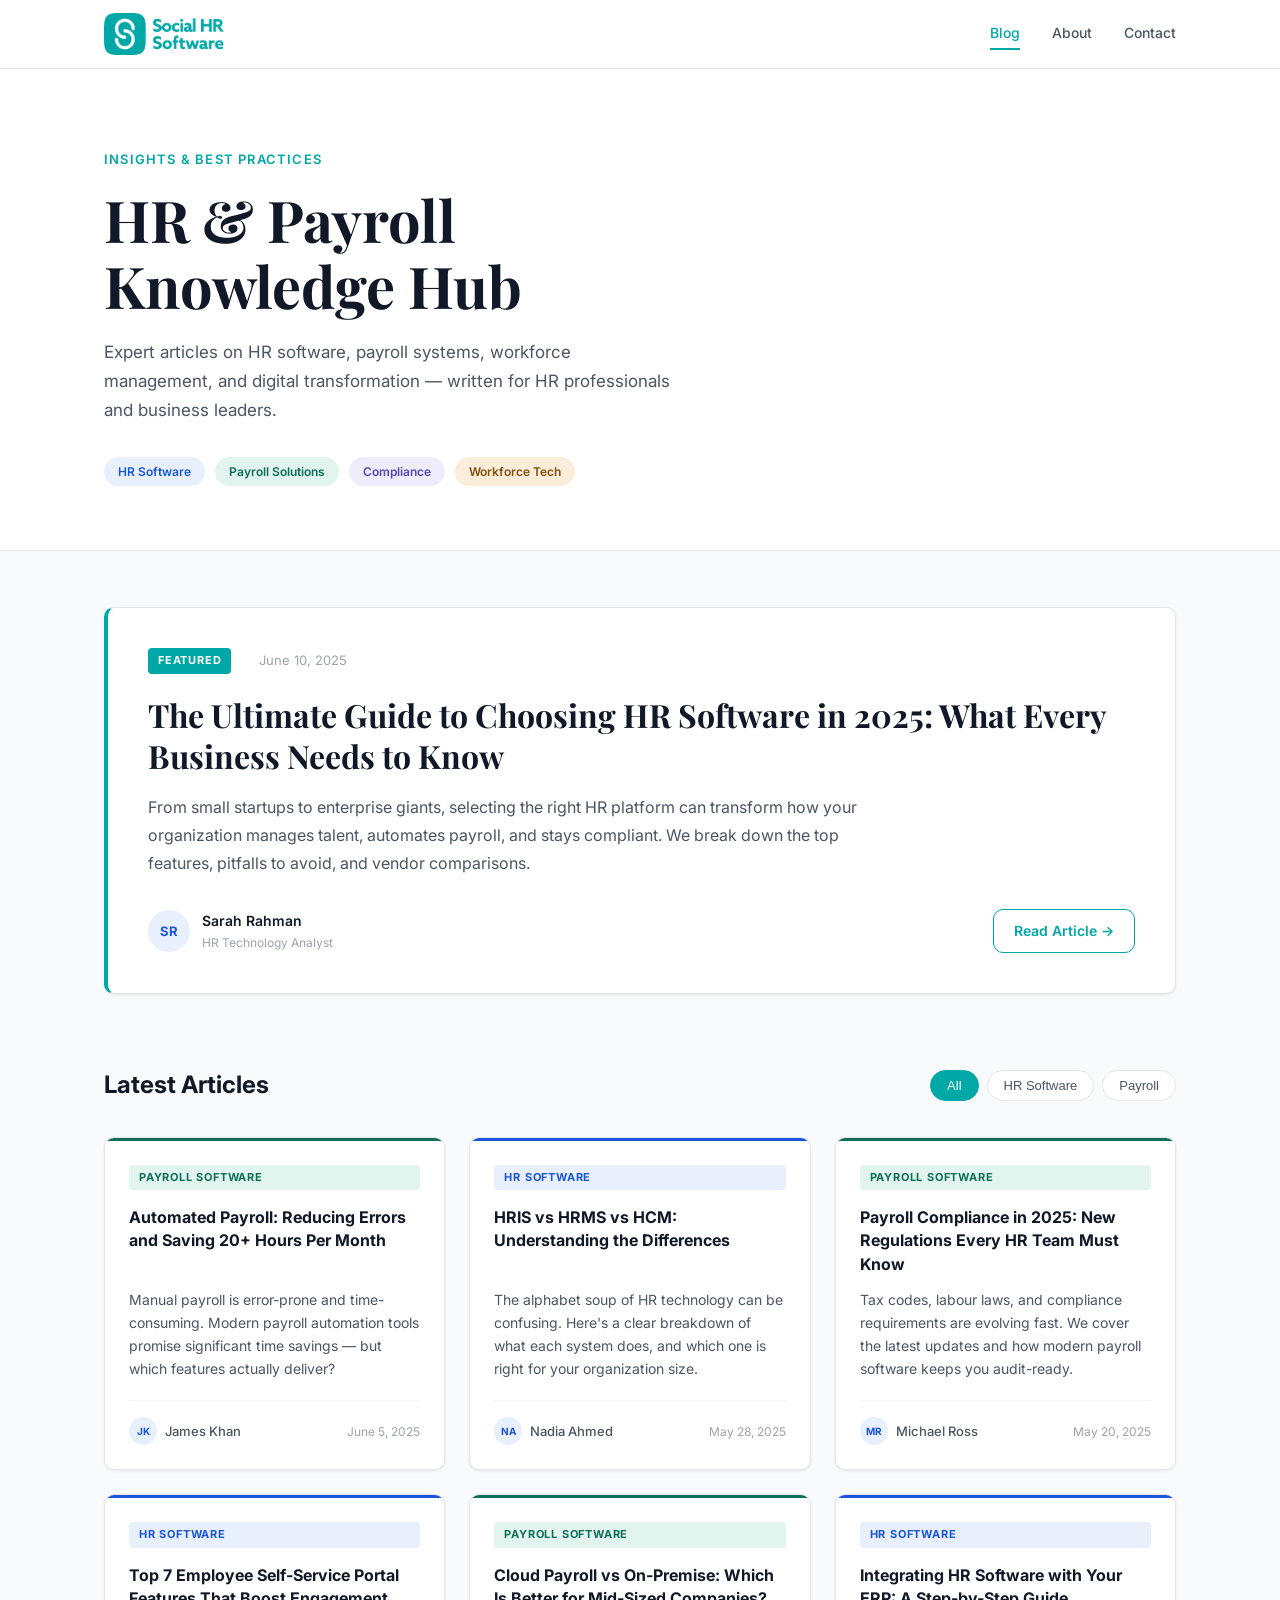
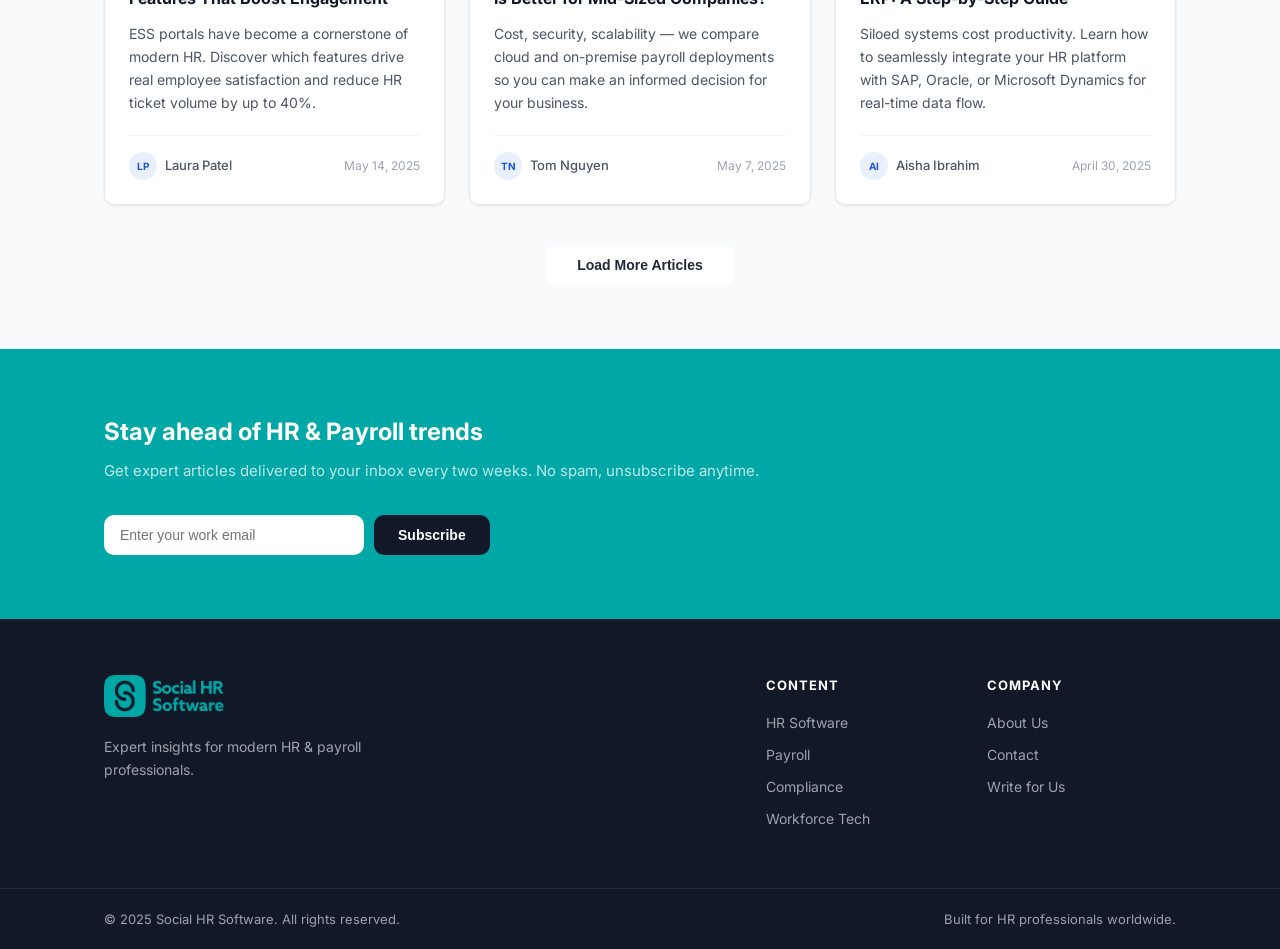
<file: index.html>
<!DOCTYPE html>
<html lang="en">
<head>
  <meta charset="UTF-8" />
  <meta name="viewport" content="width=device-width, initial-scale=1.0"/>
  <title>Social HR Software – HR & Payroll Insights</title>
  <link rel="stylesheet" href="style.css" />
  <link href="https://fonts.googleapis.com/css2?family=Inter:wght@400;500;600;700&family=Playfair+Display:wght@700&display=swap" rel="stylesheet"/>
</head>
<body>

  <!-- HEADER -->
  <header class="site-header">
    <div class="container header-inner">
      <a href="index.html" class="logo">
        <img src="teal-1.png" width="120px">
      </a>
      <nav class="main-nav">
        <a href="index.html" class="nav-link active">Blog</a>
        <a href="about.html" class="nav-link">About</a>
        <a href="contact.html" class="nav-link">Contact</a>
      </nav>
      <button class="hamburger" id="hamburger" aria-label="Open menu">&#9776;</button>
    </div>
    <div class="mobile-nav" id="mobileNav">
      <a href="index.html">Blog</a>
      <a href="about.html">About</a>
      <a href="contact.html">Contact</a>
    </div>
  </header>

  <!-- HERO -->
  <section class="hero">
    <div class="container hero-inner">
      <span class="hero-eyebrow">Insights & Best Practices</span>
      <h1 class="hero-title">HR &amp; Payroll<br/>Knowledge Hub</h1>
      <p class="hero-sub">Expert articles on HR software, payroll systems, workforce management, and digital transformation — written for HR professionals and business leaders.</p>
      <div class="hero-tags">
        <span class="tag tag-blue">HR Software</span>
        <span class="tag tag-teal">Payroll Solutions</span>
        <span class="tag tag-purple">Compliance</span>
        <span class="tag tag-amber">Workforce Tech</span>
      </div>
    </div>
  </section>

  <!-- FEATURED POST -->
  <section class="section-featured">
    <div class="container">
      <div class="featured-card">
        <div class="featured-meta">
          <span class="badge badge-blue">Featured</span>
          <span class="category-dot"></span>
          <span class="post-date">June 10, 2025</span>
        </div>
        <h2 class="featured-title">
          <a href="post.html">The Ultimate Guide to Choosing HR Software in 2025: What Every Business Needs to Know</a>
        </h2>
        <p class="featured-excerpt">From small startups to enterprise giants, selecting the right HR platform can transform how your organization manages talent, automates payroll, and stays compliant. We break down the top features, pitfalls to avoid, and vendor comparisons.</p>
        <div class="featured-footer">
          <div class="author-info">
            <div class="author-avatar">SR</div>
            <div>
              <span class="author-name">Sarah Rahman</span>
              <span class="author-role">HR Technology Analyst</span>
            </div>
          </div>
          <a href="post.html" class="read-more-btn">Read Article →</a>
        </div>
      </div>
    </div>
  </section>

  <!-- BLOG GRID -->
  <section class="section-blog">
    <div class="container">
      <div class="section-header">
        <h2 class="section-title">Latest Articles</h2>
        <div class="filter-tabs">
          <button class="filter-btn active" data-filter="all">All</button>
          <button class="filter-btn" data-filter="hr">HR Software</button>
          <button class="filter-btn" data-filter="payroll">Payroll</button>
        </div>
      </div>

      <div class="blog-grid" id="blogGrid">

        <article class="blog-card" data-category="payroll">
          <div class="card-category-bar bar-teal"></div>
          <div class="card-body">
            <span class="card-tag tag-teal">Payroll Software</span>
            <h3 class="card-title"><a href="post.html">Automated Payroll: Reducing Errors and Saving 20+ Hours Per Month</a></h3>
            <p class="card-excerpt">Manual payroll is error-prone and time-consuming. Modern payroll automation tools promise significant time savings — but which features actually deliver?</p>
            <div class="card-footer">
              <div class="author-mini">
                <div class="author-avatar-sm">JK</div>
                <span>James Khan</span>
              </div>
              <span class="card-date">June 5, 2025</span>
            </div>
          </div>
        </article>

        <article class="blog-card" data-category="hr">
          <div class="card-category-bar bar-blue"></div>
          <div class="card-body">
            <span class="card-tag tag-blue">HR Software</span>
            <h3 class="card-title"><a href="post.html">HRIS vs HRMS vs HCM: Understanding the Differences</a></h3>
            <p class="card-excerpt">The alphabet soup of HR technology can be confusing. Here's a clear breakdown of what each system does, and which one is right for your organization size.</p>
            <div class="card-footer">
              <div class="author-mini">
                <div class="author-avatar-sm">NA</div>
                <span>Nadia Ahmed</span>
              </div>
              <span class="card-date">May 28, 2025</span>
            </div>
          </div>
        </article>

        <article class="blog-card" data-category="payroll">
          <div class="card-category-bar bar-teal"></div>
          <div class="card-body">
            <span class="card-tag tag-teal">Payroll Software</span>
            <h3 class="card-title"><a href="post.html">Payroll Compliance in 2025: New Regulations Every HR Team Must Know</a></h3>
            <p class="card-excerpt">Tax codes, labour laws, and compliance requirements are evolving fast. We cover the latest updates and how modern payroll software keeps you audit-ready.</p>
            <div class="card-footer">
              <div class="author-mini">
                <div class="author-avatar-sm">MR</div>
                <span>Michael Ross</span>
              </div>
              <span class="card-date">May 20, 2025</span>
            </div>
          </div>
        </article>

        <article class="blog-card" data-category="hr">
          <div class="card-category-bar bar-blue"></div>
          <div class="card-body">
            <span class="card-tag tag-blue">HR Software</span>
            <h3 class="card-title"><a href="post.html">Top 7 Employee Self-Service Portal Features That Boost Engagement</a></h3>
            <p class="card-excerpt">ESS portals have become a cornerstone of modern HR. Discover which features drive real employee satisfaction and reduce HR ticket volume by up to 40%.</p>
            <div class="card-footer">
              <div class="author-mini">
                <div class="author-avatar-sm">LP</div>
                <span>Laura Patel</span>
              </div>
              <span class="card-date">May 14, 2025</span>
            </div>
          </div>
        </article>

        <article class="blog-card" data-category="payroll">
          <div class="card-category-bar bar-teal"></div>
          <div class="card-body">
            <span class="card-tag tag-teal">Payroll Software</span>
            <h3 class="card-title"><a href="post.html">Cloud Payroll vs On-Premise: Which Is Better for Mid-Sized Companies?</a></h3>
            <p class="card-excerpt">Cost, security, scalability — we compare cloud and on-premise payroll deployments so you can make an informed decision for your business.</p>
            <div class="card-footer">
              <div class="author-mini">
                <div class="author-avatar-sm">TN</div>
                <span>Tom Nguyen</span>
              </div>
              <span class="card-date">May 7, 2025</span>
            </div>
          </div>
        </article>

        <article class="blog-card" data-category="hr">
          <div class="card-category-bar bar-blue"></div>
          <div class="card-body">
            <span class="card-tag tag-blue">HR Software</span>
            <h3 class="card-title"><a href="post.html">Integrating HR Software with Your ERP: A Step-by-Step Guide</a></h3>
            <p class="card-excerpt">Siloed systems cost productivity. Learn how to seamlessly integrate your HR platform with SAP, Oracle, or Microsoft Dynamics for real-time data flow.</p>
            <div class="card-footer">
              <div class="author-mini">
                <div class="author-avatar-sm">AI</div>
                <span>Aisha Ibrahim</span>
              </div>
              <span class="card-date">April 30, 2025</span>
            </div>
          </div>
        </article>

      </div>

      <div class="load-more-wrap">
        <button class="load-more-btn" id="loadMoreBtn">Load More Articles</button>
      </div>
    </div>
  </section>

  <!-- NEWSLETTER -->
  <section class="section-newsletter">
    <div class="container newsletter-inner">
      <div>
        <h2 class="newsletter-title">Stay ahead of HR & Payroll trends</h2>
        <p class="newsletter-sub">Get expert articles delivered to your inbox every two weeks. No spam, unsubscribe anytime.</p>
      </div>
      <form class="newsletter-form" onsubmit="handleSubscribe(event)">
        <input type="email" placeholder="Enter your work email" class="newsletter-input" required />
        <button type="submit" class="newsletter-btn">Subscribe</button>
      </form>
    </div>
  </section>

  <!-- FOOTER -->
  <footer class="site-footer">
    <div class="container footer-inner">
      <div class="footer-brand">
        <img src="teal-1.png" width="120px">
        <p class="footer-tagline">Expert insights for modern HR &amp; payroll professionals.</p>
      </div>
      <div class="footer-links">
        <div>
          <h4>Content</h4>
          <a href="#">HR Software</a>
          <a href="#">Payroll</a>
          <a href="#">Compliance</a>
          <a href="#">Workforce Tech</a>
        </div>
        <div>
          <h4>Company</h4>
          <a href="about.html">About Us</a>
          <a href="contact.html">Contact</a>
          <a href="#">Write for Us</a>
        </div>
      </div>
    </div>
    <div class="footer-bottom">
      <div class="container">
        <span>© 2025 Social HR Software. All rights reserved.</span>
        <span>Built for HR professionals worldwide.</span>
      </div>
    </div>
  </footer>

  <script src="main.js"></script>
</body>
</html>
</file>
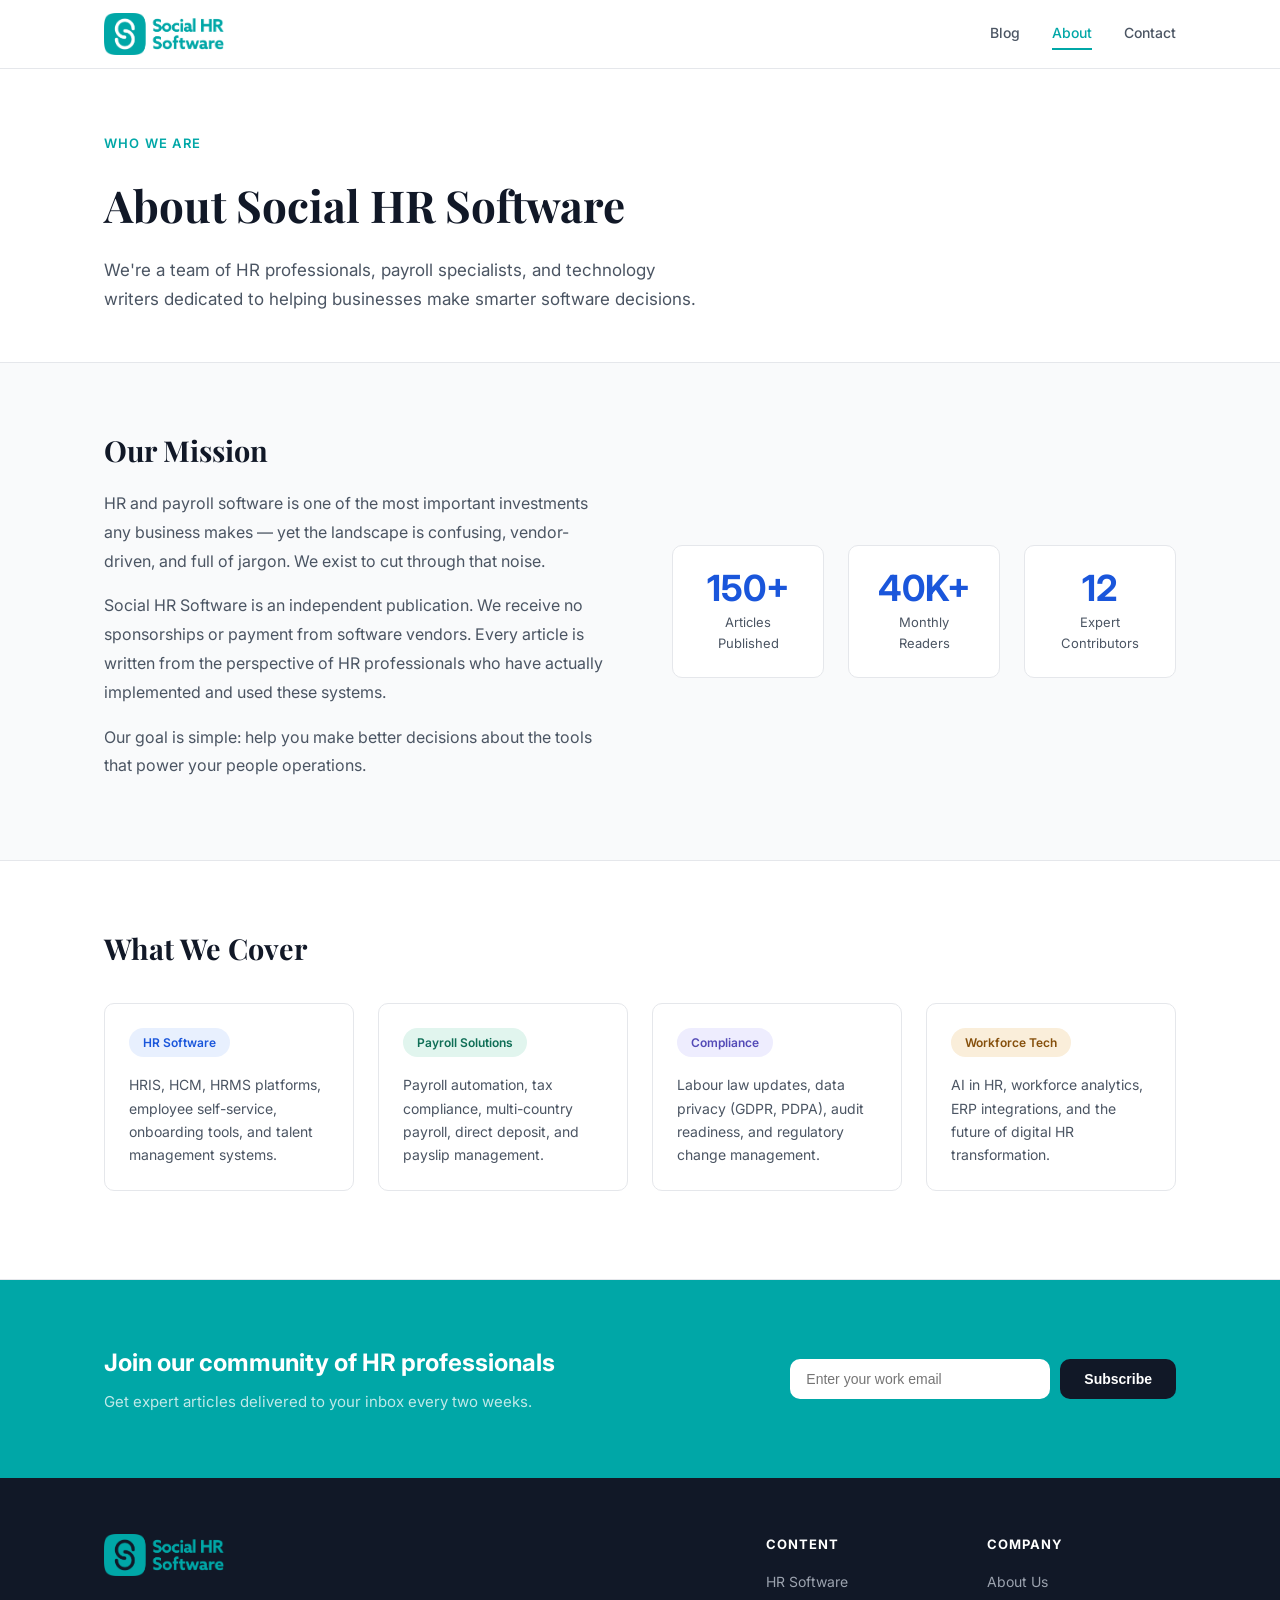
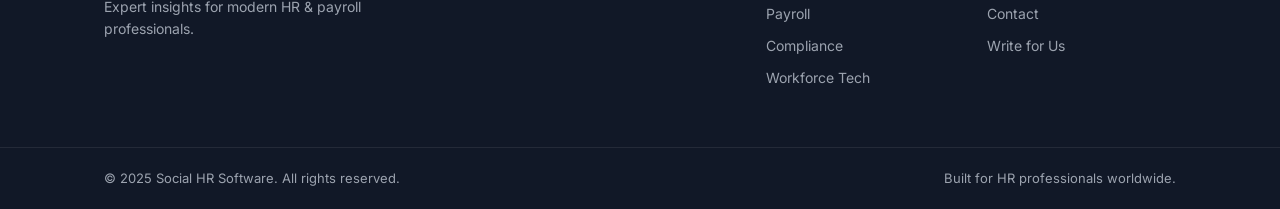
<file: about.html>
<!DOCTYPE html>
<html lang="en">
<head>
  <meta charset="UTF-8" />
  <meta name="viewport" content="width=device-width, initial-scale=1.0"/>
  <title>About – Social HR Software</title>
  <link rel="stylesheet" href="style.css" />
  <link href="https://fonts.googleapis.com/css2?family=Inter:wght@400;500;600;700&family=Playfair+Display:wght@700&display=swap" rel="stylesheet"/>
</head>
<body>

  <header class="site-header">
    <div class="container header-inner">
      <a href="index.html" class="logo">
        <img src="teal-1.png" width="120px">
      </a>
      <nav class="main-nav">
        <a href="index.html" class="nav-link">Blog</a>
        <a href="about.html" class="nav-link active">About</a>
        <a href="contact.html" class="nav-link">Contact</a>
      </nav>
      <button class="hamburger" id="hamburger" aria-label="Open menu">&#9776;</button>
    </div>
    <div class="mobile-nav" id="mobileNav">
      <a href="index.html">Blog</a>
      <a href="about.html">About</a>
      <a href="contact.html">Contact</a>
    </div>
  </header>

  <section class="page-hero">
    <div class="container">
      <span class="hero-eyebrow">Who We Are</span>
      <h1 class="page-hero-title">About Social HR Software</h1>
      <p class="page-hero-sub">We're a team of HR professionals, payroll specialists, and technology writers dedicated to helping businesses make smarter software decisions.</p>
    </div>
  </section>

  <section class="about-section">
    <div class="container">
      <div class="about-grid">
        <div class="about-content">
          <h2>Our Mission</h2>
          <p>HR and payroll software is one of the most important investments any business makes — yet the landscape is confusing, vendor-driven, and full of jargon. We exist to cut through that noise.</p>
          <p>Social HR Software is an independent publication. We receive no sponsorships or payment from software vendors. Every article is written from the perspective of HR professionals who have actually implemented and used these systems.</p>
          <p>Our goal is simple: help you make better decisions about the tools that power your people operations.</p>
        </div>
        <div>
          <div class="stats-grid">
            <div class="stat-card">
              <div class="stat-number">150+</div>
              <div class="stat-label">Articles Published</div>
            </div>
            <div class="stat-card">
              <div class="stat-number">40K+</div>
              <div class="stat-label">Monthly Readers</div>
            </div>
            <div class="stat-card">
              <div class="stat-number">12</div>
              <div class="stat-label">Expert Contributors</div>
            </div>
          </div>
        </div>
      </div>
    </div>
  </section>

  <section class="about-section" style="background:var(--white);border-top:1px solid var(--gray-200);border-bottom:1px solid var(--gray-200);">
    <div class="container">
      <h2 style="font-family:var(--font-display);font-size:1.8rem;color:var(--gray-900);margin-bottom:2rem;">What We Cover</h2>
      <div style="display:grid;grid-template-columns:repeat(auto-fill,minmax(240px,1fr));gap:1.5rem;">
        <div class="sidebar-card">
          <span class="tag tag-blue" style="margin-bottom:1rem;display:inline-block;">HR Software</span>
          <p style="font-size:14px;color:var(--gray-600);line-height:1.65;">HRIS, HCM, HRMS platforms, employee self-service, onboarding tools, and talent management systems.</p>
        </div>
        <div class="sidebar-card">
          <span class="tag tag-teal" style="margin-bottom:1rem;display:inline-block;">Payroll Solutions</span>
          <p style="font-size:14px;color:var(--gray-600);line-height:1.65;">Payroll automation, tax compliance, multi-country payroll, direct deposit, and payslip management.</p>
        </div>
        <div class="sidebar-card">
          <span class="tag tag-purple" style="margin-bottom:1rem;display:inline-block;">Compliance</span>
          <p style="font-size:14px;color:var(--gray-600);line-height:1.65;">Labour law updates, data privacy (GDPR, PDPA), audit readiness, and regulatory change management.</p>
        </div>
        <div class="sidebar-card">
          <span class="tag tag-amber" style="margin-bottom:1rem;display:inline-block;">Workforce Tech</span>
          <p style="font-size:14px;color:var(--gray-600);line-height:1.65;">AI in HR, workforce analytics, ERP integrations, and the future of digital HR transformation.</p>
        </div>
      </div>
    </div>
  </section>

  <section class="section-newsletter">
    <div class="container newsletter-inner">
      <div>
        <h2 class="newsletter-title">Join our community of HR professionals</h2>
        <p class="newsletter-sub">Get expert articles delivered to your inbox every two weeks.</p>
      </div>
      <form class="newsletter-form" onsubmit="handleSubscribe(event)">
        <input type="email" placeholder="Enter your work email" class="newsletter-input" required />
        <button type="submit" class="newsletter-btn">Subscribe</button>
      </form>
    </div>
  </section>

  <footer class="site-footer">
    <div class="container footer-inner">
      <div class="footer-brand">
       <img src="teal-1.png" width="120px">
        <p class="footer-tagline">Expert insights for modern HR &amp; payroll professionals.</p>
      </div>
      <div class="footer-links">
        <div>
          <h4>Content</h4>
          <a href="#">HR Software</a>
          <a href="#">Payroll</a>
          <a href="#">Compliance</a>
          <a href="#">Workforce Tech</a>
        </div>
        <div>
          <h4>Company</h4>
          <a href="about.html">About Us</a>
          <a href="contact.html">Contact</a>
          <a href="#">Write for Us</a>
        </div>
      </div>
    </div>
    <div class="footer-bottom">
      <div class="container">
        <span>© 2025 Social HR Software. All rights reserved.</span>
        <span>Built for HR professionals worldwide.</span>
      </div>
    </div>
  </footer>

  <script src="main.js"></script>
</body>
</html>
</file>
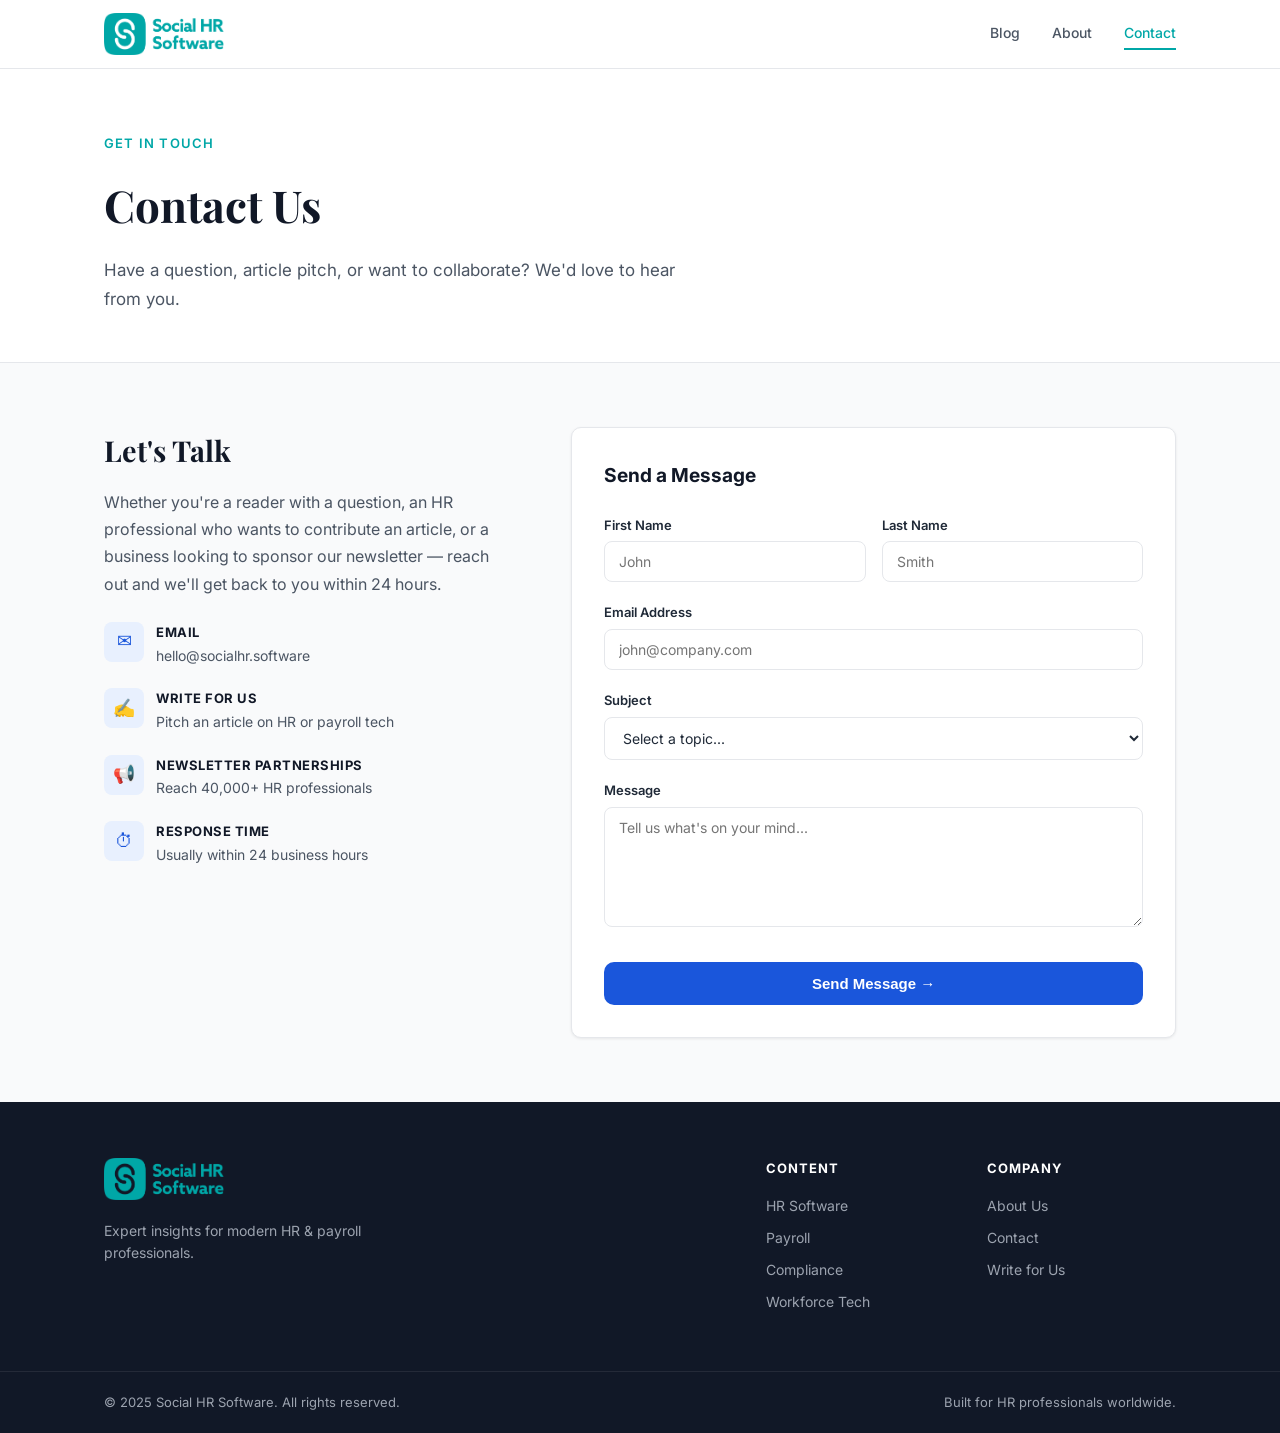
<file: contact.html>
<!DOCTYPE html>
<html lang="en">
<head>
  <meta charset="UTF-8" />
  <meta name="viewport" content="width=device-width, initial-scale=1.0"/>
  <title>Contact – Social HR Software</title>
  <link rel="stylesheet" href="style.css" />
  <link href="https://fonts.googleapis.com/css2?family=Inter:wght@400;500;600;700&family=Playfair+Display:wght@700&display=swap" rel="stylesheet"/>
</head>
<body>

  <header class="site-header">
    <div class="container header-inner">
      <a href="index.html" class="logo">
        <img src="teal-1.png" width="120px">
      </a>
      <nav class="main-nav">
        <a href="index.html" class="nav-link">Blog</a>
        <a href="about.html" class="nav-link">About</a>
        <a href="contact.html" class="nav-link active">Contact</a>
      </nav>
      <button class="hamburger" id="hamburger" aria-label="Open menu">&#9776;</button>
    </div>
    <div class="mobile-nav" id="mobileNav">
      <a href="index.html">Blog</a>
      <a href="about.html">About</a>
      <a href="contact.html">Contact</a>
    </div>
  </header>

  <section class="page-hero">
    <div class="container">
      <span class="hero-eyebrow">Get in Touch</span>
      <h1 class="page-hero-title">Contact Us</h1>
      <p class="page-hero-sub">Have a question, article pitch, or want to collaborate? We'd love to hear from you.</p>
    </div>
  </section>

  <section class="contact-section">
    <div class="container">
      <div class="contact-grid">
        <div class="contact-info">
          <h2>Let's Talk</h2>
          <p>Whether you're a reader with a question, an HR professional who wants to contribute an article, or a business looking to sponsor our newsletter — reach out and we'll get back to you within 24 hours.</p>

          <div class="contact-item">
            <div class="contact-icon">✉</div>
            <div class="contact-item-text">
              <strong>Email</strong>
              <span>hello@socialhr.software</span>
            </div>
          </div>

          <div class="contact-item">
            <div class="contact-icon">✍</div>
            <div class="contact-item-text">
              <strong>Write for Us</strong>
              <span>Pitch an article on HR or payroll tech</span>
            </div>
          </div>

          <div class="contact-item">
            <div class="contact-icon">📢</div>
            <div class="contact-item-text">
              <strong>Newsletter Partnerships</strong>
              <span>Reach 40,000+ HR professionals</span>
            </div>
          </div>

          <div class="contact-item">
            <div class="contact-icon">⏱</div>
            <div class="contact-item-text">
              <strong>Response Time</strong>
              <span>Usually within 24 business hours</span>
            </div>
          </div>
        </div>

        <div class="contact-form-card">
          <h3 style="font-size:1.2rem;font-weight:700;color:var(--gray-900);margin-bottom:1.5rem;">Send a Message</h3>
          <form onsubmit="handleContact(event)">
            <div class="form-row">
              <div class="form-group">
                <label for="firstName">First Name</label>
                <input type="text" id="firstName" class="form-control" placeholder="John" required />
              </div>
              <div class="form-group">
                <label for="lastName">Last Name</label>
                <input type="text" id="lastName" class="form-control" placeholder="Smith" required />
              </div>
            </div>
            <div class="form-group">
              <label for="email">Email Address</label>
              <input type="email" id="email" class="form-control" placeholder="john@company.com" required />
            </div>
            <div class="form-group">
              <label for="subject">Subject</label>
              <select id="subject" class="form-control">
                <option value="">Select a topic...</option>
                <option>Article Submission</option>
                <option>Newsletter Partnership</option>
                <option>General Question</option>
                <option>Feedback</option>
                <option>Other</option>
              </select>
            </div>
            <div class="form-group">
              <label for="message">Message</label>
              <textarea id="message" class="form-control" placeholder="Tell us what's on your mind..." required></textarea>
            </div>
            <button type="submit" class="submit-btn">Send Message →</button>
            <div class="success-msg" id="successMsg">✓ Message sent! We'll get back to you within 24 hours.</div>
          </form>
        </div>
      </div>
    </div>
  </section>

  <footer class="site-footer">
    <div class="container footer-inner">
      <div class="footer-brand">
        <img src="teal-1.png" width="120px">
        <p class="footer-tagline">Expert insights for modern HR &amp; payroll professionals.</p>
      </div>
      <div class="footer-links">
        <div>
          <h4>Content</h4>
          <a href="#">HR Software</a>
          <a href="#">Payroll</a>
          <a href="#">Compliance</a>
          <a href="#">Workforce Tech</a>
        </div>
        <div>
          <h4>Company</h4>
          <a href="about.html">About Us</a>
          <a href="contact.html">Contact</a>
          <a href="#">Write for Us</a>
        </div>
      </div>
    </div>
    <div class="footer-bottom">
      <div class="container">
        <span>© 2025 Social HR Software. All rights reserved.</span>
        <span>Built for HR professionals worldwide.</span>
      </div>
    </div>
  </footer>

  <script src="main.js"></script>
</body>
</html>
</file>
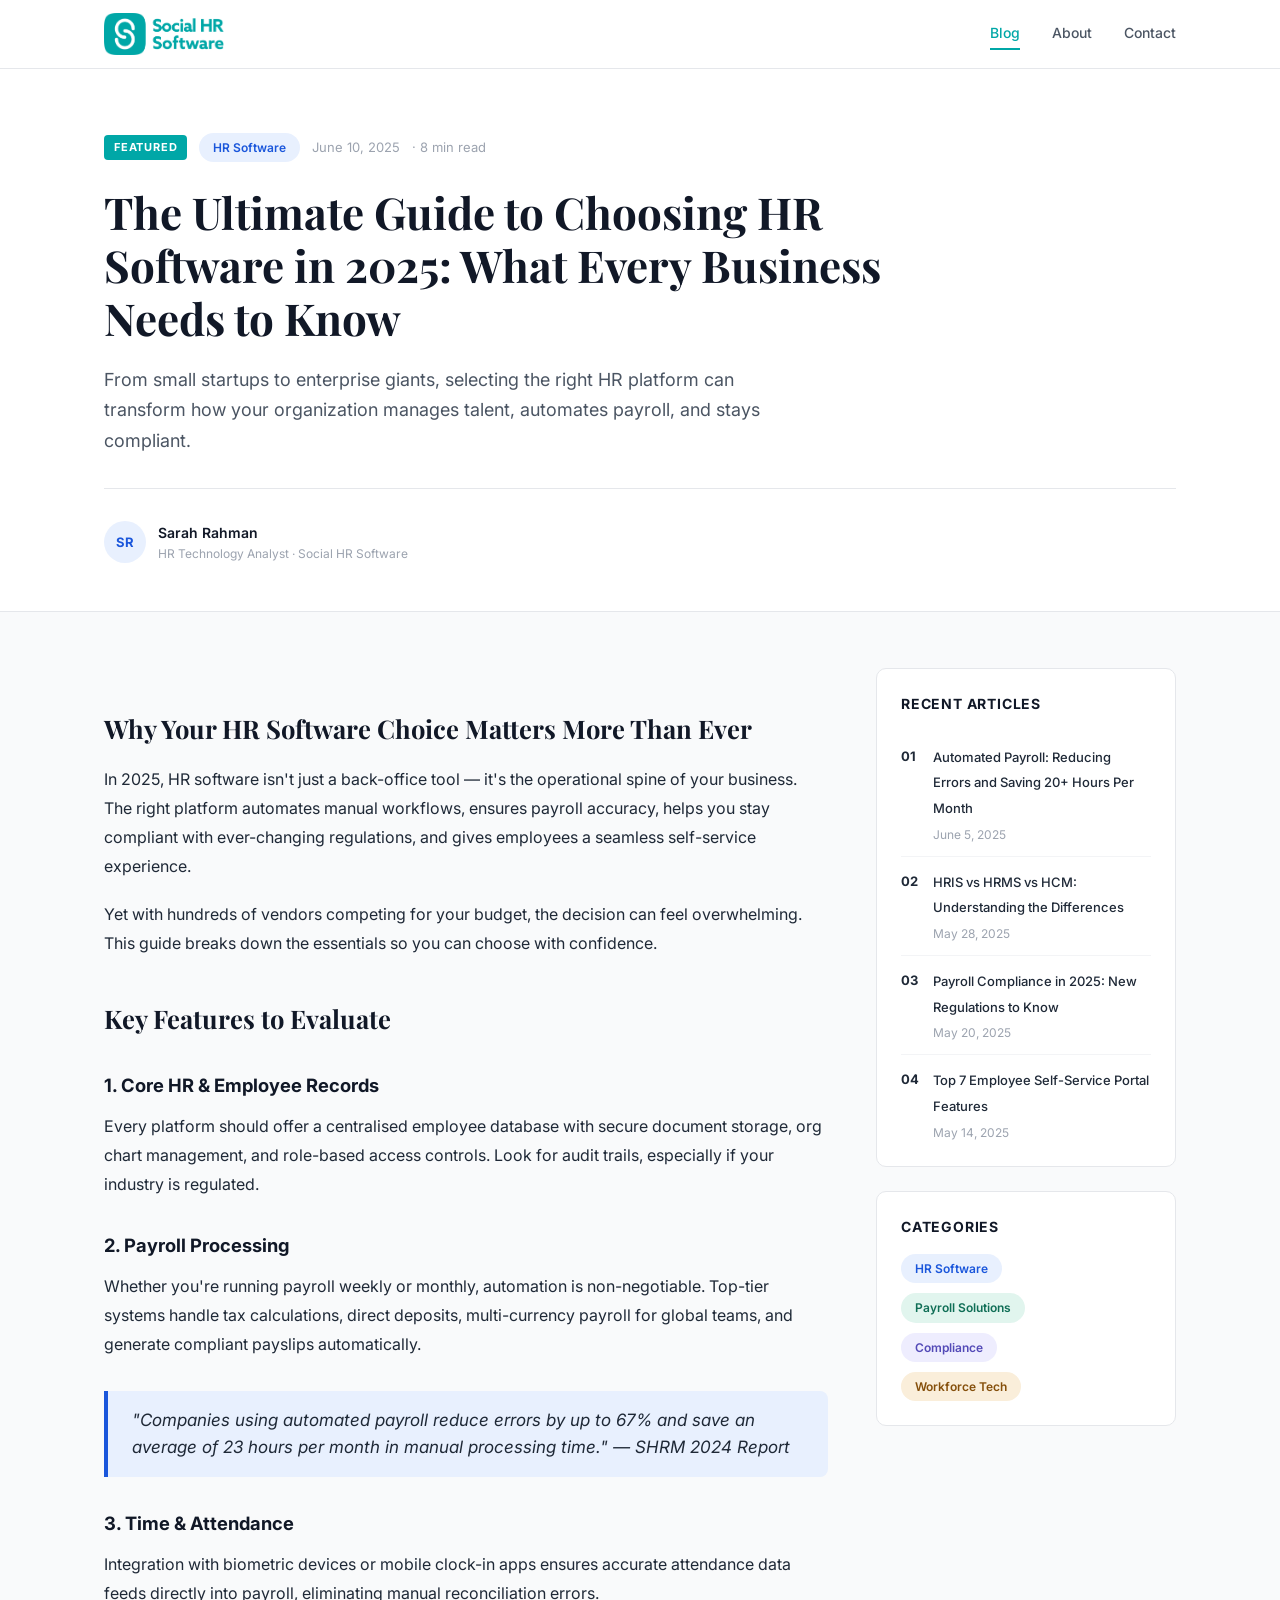
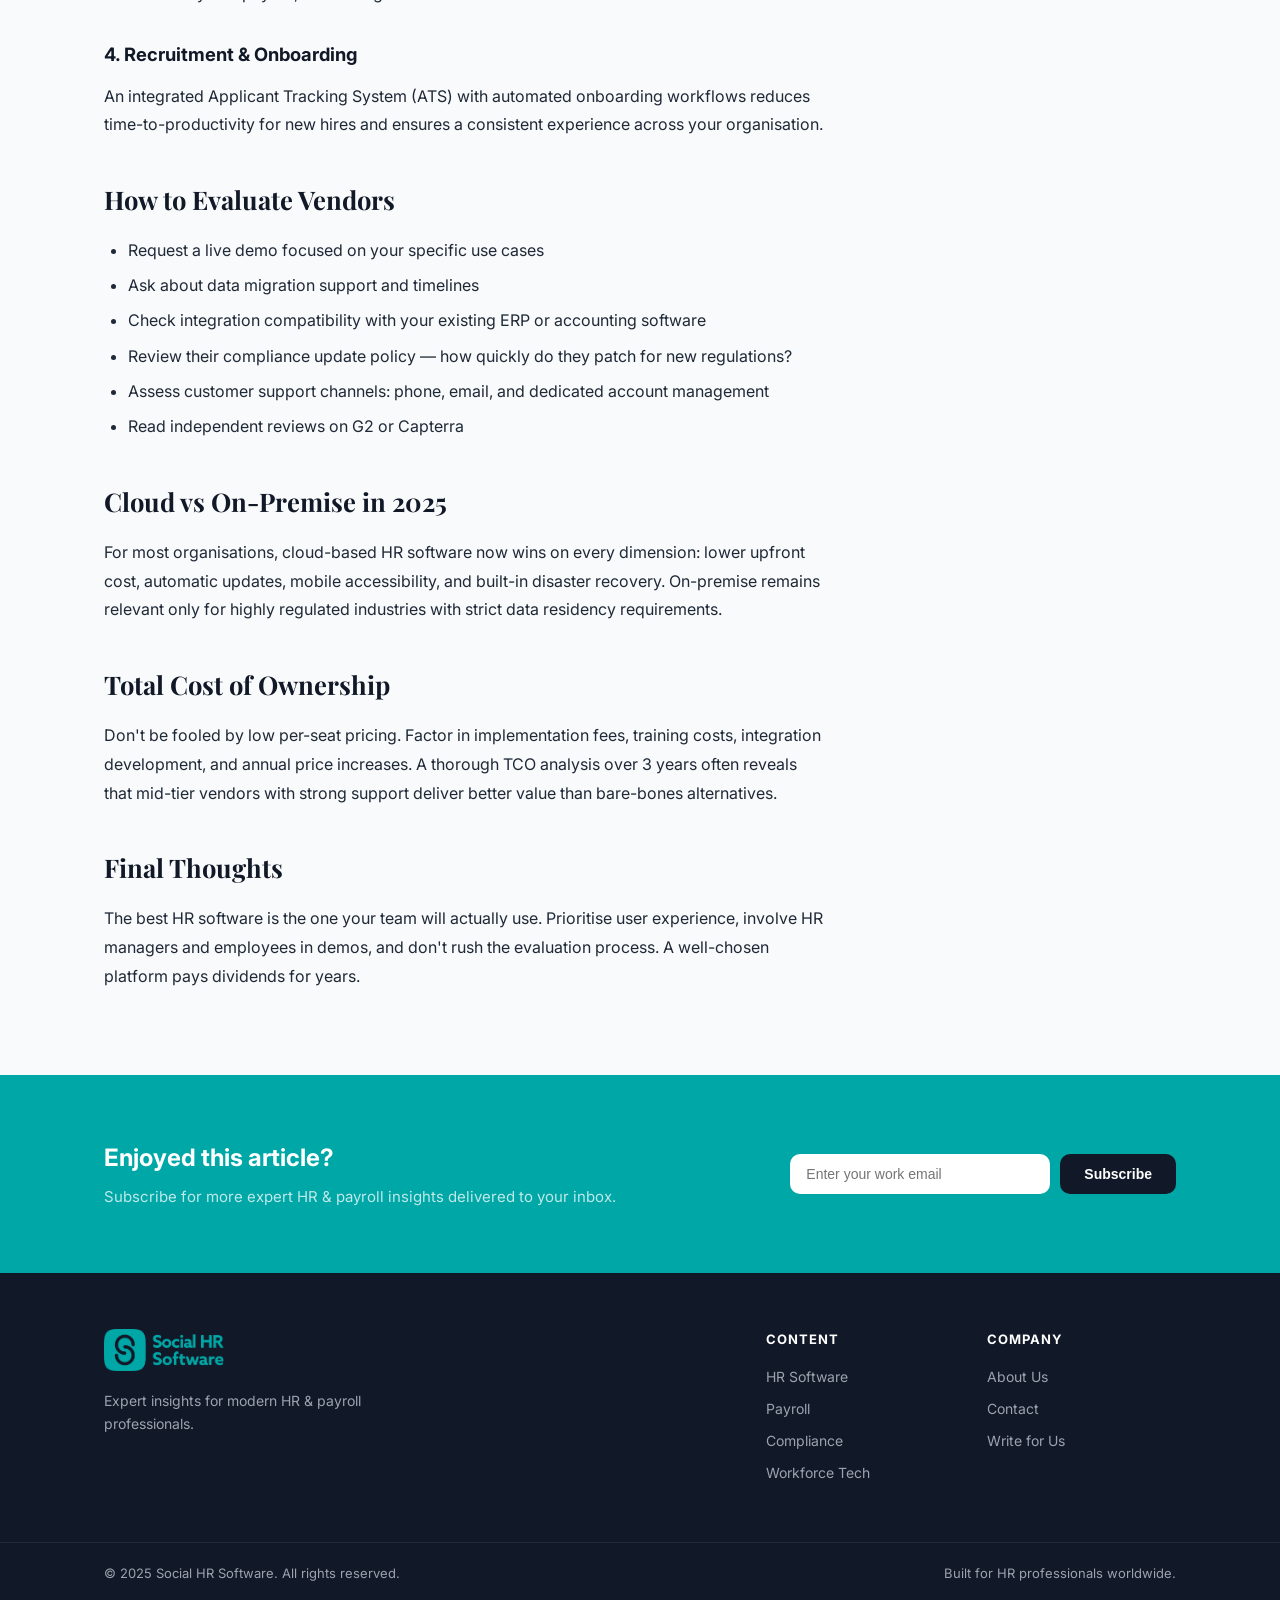
<file: post.html>
<!DOCTYPE html>
<html lang="en">
<head>
  <meta charset="UTF-8" />
  <meta name="viewport" content="width=device-width, initial-scale=1.0"/>
  <title>The Ultimate Guide to Choosing HR Software in 2025 – Social HR Software</title>
  <link rel="stylesheet" href="style.css" />
  <link href="https://fonts.googleapis.com/css2?family=Inter:wght@400;500;600;700&family=Playfair+Display:wght@700&display=swap" rel="stylesheet"/>
</head>
<body>

  <header class="site-header">
    <div class="container header-inner">
      <a href="index.html" class="logo">
        <img src="teal-1.png" width="120px">
      </a>
      <nav class="main-nav">
        <a href="index.html" class="nav-link active">Blog</a>
        <a href="about.html" class="nav-link">About</a>
        <a href="contact.html" class="nav-link">Contact</a>
      </nav>
      <button class="hamburger" id="hamburger" aria-label="Open menu">&#9776;</button>
    </div>
    <div class="mobile-nav" id="mobileNav">
      <a href="index.html">Blog</a>
      <a href="about.html">About</a>
      <a href="contact.html">Contact</a>
    </div>
  </header>

  <section class="post-hero">
    <div class="container">
      <div class="post-meta">
        <span class="badge badge-blue">Featured</span>
        <span class="tag tag-blue">HR Software</span>
        <span class="post-date">June 10, 2025</span>
        <span class="post-date">· 8 min read</span>
      </div>
      <h1 class="post-hero-title">The Ultimate Guide to Choosing HR Software in 2025: What Every Business Needs to Know</h1>
      <p class="post-hero-excerpt">From small startups to enterprise giants, selecting the right HR platform can transform how your organization manages talent, automates payroll, and stays compliant.</p>
      <div class="post-author-bar">
        <div class="author-avatar">SR</div>
        <div>
          <span class="author-name">Sarah Rahman</span>
          <span class="author-role">HR Technology Analyst · Social HR Software</span>
        </div>
      </div>
    </div>
  </section>

  <section class="post-content-area">
    <div class="container post-content-grid">
      <article class="post-body">

        <h2>Why Your HR Software Choice Matters More Than Ever</h2>
        <p>In 2025, HR software isn't just a back-office tool — it's the operational spine of your business. The right platform automates manual workflows, ensures payroll accuracy, helps you stay compliant with ever-changing regulations, and gives employees a seamless self-service experience.</p>
        <p>Yet with hundreds of vendors competing for your budget, the decision can feel overwhelming. This guide breaks down the essentials so you can choose with confidence.</p>

        <h2>Key Features to Evaluate</h2>
        <h3>1. Core HR & Employee Records</h3>
        <p>Every platform should offer a centralised employee database with secure document storage, org chart management, and role-based access controls. Look for audit trails, especially if your industry is regulated.</p>

        <h3>2. Payroll Processing</h3>
        <p>Whether you're running payroll weekly or monthly, automation is non-negotiable. Top-tier systems handle tax calculations, direct deposits, multi-currency payroll for global teams, and generate compliant payslips automatically.</p>
        <blockquote>
          "Companies using automated payroll reduce errors by up to 67% and save an average of 23 hours per month in manual processing time." — SHRM 2024 Report
        </blockquote>

        <h3>3. Time & Attendance</h3>
        <p>Integration with biometric devices or mobile clock-in apps ensures accurate attendance data feeds directly into payroll, eliminating manual reconciliation errors.</p>

        <h3>4. Recruitment & Onboarding</h3>
        <p>An integrated Applicant Tracking System (ATS) with automated onboarding workflows reduces time-to-productivity for new hires and ensures a consistent experience across your organisation.</p>

        <h2>How to Evaluate Vendors</h2>
        <ul>
          <li>Request a live demo focused on your specific use cases</li>
          <li>Ask about data migration support and timelines</li>
          <li>Check integration compatibility with your existing ERP or accounting software</li>
          <li>Review their compliance update policy — how quickly do they patch for new regulations?</li>
          <li>Assess customer support channels: phone, email, and dedicated account management</li>
          <li>Read independent reviews on G2 or Capterra</li>
        </ul>

        <h2>Cloud vs On-Premise in 2025</h2>
        <p>For most organisations, cloud-based HR software now wins on every dimension: lower upfront cost, automatic updates, mobile accessibility, and built-in disaster recovery. On-premise remains relevant only for highly regulated industries with strict data residency requirements.</p>

        <h2>Total Cost of Ownership</h2>
        <p>Don't be fooled by low per-seat pricing. Factor in implementation fees, training costs, integration development, and annual price increases. A thorough TCO analysis over 3 years often reveals that mid-tier vendors with strong support deliver better value than bare-bones alternatives.</p>

        <h2>Final Thoughts</h2>
        <p>The best HR software is the one your team will actually use. Prioritise user experience, involve HR managers and employees in demos, and don't rush the evaluation process. A well-chosen platform pays dividends for years.</p>

      </article>

      <aside>
        <div class="sidebar-card">
          <h4>Recent Articles</h4>
          <div class="sidebar-post">
            <span class="sidebar-num">01</span>
            <div>
              <a href="#" class="sidebar-post-title">Automated Payroll: Reducing Errors and Saving 20+ Hours Per Month</a>
              <div class="sidebar-post-date">June 5, 2025</div>
            </div>
          </div>
          <div class="sidebar-post">
            <span class="sidebar-num">02</span>
            <div>
              <a href="#" class="sidebar-post-title">HRIS vs HRMS vs HCM: Understanding the Differences</a>
              <div class="sidebar-post-date">May 28, 2025</div>
            </div>
          </div>
          <div class="sidebar-post">
            <span class="sidebar-num">03</span>
            <div>
              <a href="#" class="sidebar-post-title">Payroll Compliance in 2025: New Regulations to Know</a>
              <div class="sidebar-post-date">May 20, 2025</div>
            </div>
          </div>
          <div class="sidebar-post">
            <span class="sidebar-num">04</span>
            <div>
              <a href="#" class="sidebar-post-title">Top 7 Employee Self-Service Portal Features</a>
              <div class="sidebar-post-date">May 14, 2025</div>
            </div>
          </div>
        </div>

        <div class="sidebar-card">
          <h4>Categories</h4>
          <div style="display:flex;flex-direction:column;gap:10px;margin-top:4px;">
            <a href="#" class="tag tag-blue" style="display:inline-block;width:fit-content;">HR Software</a>
            <a href="#" class="tag tag-teal" style="display:inline-block;width:fit-content;">Payroll Solutions</a>
            <a href="#" class="tag tag-purple" style="display:inline-block;width:fit-content;">Compliance</a>
            <a href="#" class="tag tag-amber" style="display:inline-block;width:fit-content;">Workforce Tech</a>
          </div>
        </div>
      </aside>
    </div>
  </section>

  <section class="section-newsletter">
    <div class="container newsletter-inner">
      <div>
        <h2 class="newsletter-title">Enjoyed this article?</h2>
        <p class="newsletter-sub">Subscribe for more expert HR & payroll insights delivered to your inbox.</p>
      </div>
      <form class="newsletter-form" onsubmit="handleSubscribe(event)">
        <input type="email" placeholder="Enter your work email" class="newsletter-input" required />
        <button type="submit" class="newsletter-btn">Subscribe</button>
      </form>
    </div>
  </section>

  <footer class="site-footer">
    <div class="container footer-inner">
      <div class="footer-brand">
        <img src="teal-1.png" width="120px">
        <p class="footer-tagline">Expert insights for modern HR &amp; payroll professionals.</p>
      </div>
      <div class="footer-links">
        <div>
          <h4>Content</h4>
          <a href="#">HR Software</a>
          <a href="#">Payroll</a>
          <a href="#">Compliance</a>
          <a href="#">Workforce Tech</a>
        </div>
        <div>
          <h4>Company</h4>
          <a href="about.html">About Us</a>
          <a href="contact.html">Contact</a>
          <a href="#">Write for Us</a>
        </div>
      </div>
    </div>
    <div class="footer-bottom">
      <div class="container">
        <span>© 2025 Social HR Software. All rights reserved.</span>
        <span>Built for HR professionals worldwide.</span>
      </div>
    </div>
  </footer>

  <script src="main.js"></script>
</body>
</html>
</file>
<file: style.css>
/* ========== RESET & BASE ========== */
*, *::before, *::after { box-sizing: border-box; margin: 0; padding: 0; }

:root {
  --blue: #1a56db;
  --blue-light: #e8f0fe;
  --teal: #0f6e56;
  --teal-light: #e1f5ee;
  --purple: #534AB7;
  --purple-light: #EEEDFE;
  --amber: #854F0B;
  --amber-light: #FAEEDA;
  --gray-50: #f9fafb;
  --gray-100: #f3f4f6;
  --gray-200: #e5e7eb;
  --gray-400: #9ca3af;
  --gray-600: #4b5563;
  --gray-800: #1f2937;
  --gray-900: #111827;
  --white: #ffffff;
  --font: 'Inter', sans-serif;
  --font-display: 'Playfair Display', serif;
  --radius: 10px;
  --shadow-sm: 0 1px 3px rgba(0,0,0,0.08);
  --shadow-md: 0 4px 12px rgba(0,0,0,0.1);
  --transition: 0.2s ease;
}

html { scroll-behavior: smooth; }
body { font-family: var(--font); color: var(--gray-800); background: var(--gray-50); font-size: 16px; line-height: 1.6; }
a { text-decoration: none; color: inherit; }
img { max-width: 100%; }

.container { max-width: 1120px; margin: 0 auto; padding: 0 1.5rem; }

/* ========== HEADER ========== */
.site-header {
  background: var(--white);
  border-bottom: 1px solid var(--gray-200);
  position: sticky; top: 0; z-index: 100;
}
.header-inner {
  display: flex; align-items: center; justify-content: space-between;
  height: 68px;
}
.logo { display: flex; align-items: center; gap: 10px; font-size: 18px; color: var(--gray-900); }
.logo-text strong { color: var(--blue); }
.logo-icon { font-size: 20px; color: var(--blue); }
.main-nav { display: flex; gap: 2rem; }
.nav-link { font-size: 14px; font-weight: 500; color: var(--gray-600); padding: 4px 0; border-bottom: 2px solid transparent; transition: var(--transition); }
.nav-link:hover, .nav-link.active { color: #00A7A7; border-bottom-color: #00A7A7; }
.hamburger { display: none; background: none; border: none; font-size: 22px; cursor: pointer; color: var(--gray-800); }
.mobile-nav { display: none; background: var(--white); border-top: 1px solid var(--gray-200); padding: 1rem 1.5rem; flex-direction: column; gap: 1rem; }
.mobile-nav a { font-size: 15px; font-weight: 500; color: var(--gray-700); }
.mobile-nav.open { display: flex; }

/* ========== HERO ========== */
.hero { background: var(--white); border-bottom: 1px solid var(--gray-200); padding: 5rem 0 4rem; }
.hero-eyebrow { font-size: 13px; font-weight: 600; text-transform: uppercase; letter-spacing: 1.2px; color: #00A7A7; display: block; margin-bottom: 1rem; }
.hero-title { font-family: var(--font-display); font-size: clamp(2.4rem, 5vw, 3.6rem); line-height: 1.15; color: var(--gray-900); margin-bottom: 1.25rem; }
.hero-sub { font-size: 17px; color: var(--gray-600); max-width: 580px; margin-bottom: 2rem; line-height: 1.7; }
.hero-tags { display: flex; flex-wrap: wrap; gap: 10px; }

.tag { font-size: 12px; font-weight: 600; padding: 5px 14px; border-radius: 20px; }
.tag-blue { background: var(--blue-light); color: var(--blue); }
.tag-teal { background: var(--teal-light); color: var(--teal); }
.tag-purple { background: var(--purple-light); color: var(--purple); }
.tag-amber { background: var(--amber-light); color: var(--amber); }

/* ========== FEATURED ========== */
.section-featured { padding: 3.5rem 0 2rem; }
.featured-card {
  background: var(--white); border: 1px solid var(--gray-200); border-radius: var(--radius);
  padding: 2.5rem; border-left: 4px solid #00A7A7; box-shadow: var(--shadow-sm);
}
.featured-meta { display: flex; align-items: center; gap: 12px; margin-bottom: 1.25rem; }
.badge { font-size: 11px; font-weight: 700; text-transform: uppercase; letter-spacing: 0.8px; padding: 4px 10px; border-radius: 4px; }
.badge-blue { background: #00A7A7; color: var(--white); }
.post-date { font-size: 13px; color: var(--gray-400); }
.category-dot { width: 4px; height: 4px; background: var(--gray-300); border-radius: 50%; }
.featured-title { font-family: var(--font-display); font-size: clamp(1.4rem, 2.5vw, 2rem); line-height: 1.3; color: var(--gray-900); margin-bottom: 1rem; }
.featured-title a:hover { color: #00A7A7; }
.featured-excerpt { font-size: 16px; color: var(--gray-600); line-height: 1.75; margin-bottom: 2rem; max-width: 720px; }
.featured-footer { display: flex; align-items: center; justify-content: space-between; flex-wrap: wrap; gap: 1rem; }
.author-info { display: flex; align-items: center; gap: 12px; }
.author-avatar { width: 42px; height: 42px; border-radius: 50%; background: var(--blue-light); color: var(--blue); font-size: 13px; font-weight: 700; display: flex; align-items: center; justify-content: center; }
.author-name { display: block; font-weight: 600; font-size: 14px; color: var(--gray-900); }
.author-role { display: block; font-size: 12px; color: var(--gray-400); }
.read-more-btn { font-size: 14px; font-weight: 600; color: #00A7A7; border: 1.5px solid #00A7A7; border-radius: var(--radius); padding: 10px 20px; transition: var(--transition); }
.read-more-btn:hover { background: #00A7A7; color: var(--white); }

/* ========== BLOG GRID ========== */
.section-blog { padding: 2.5rem 0 4rem; }
.section-header { display: flex; align-items: center; justify-content: space-between; margin-bottom: 2rem; flex-wrap: wrap; gap: 1rem; }
.section-title { font-size: 1.5rem; font-weight: 700; color: var(--gray-900); }
.filter-tabs { display: flex; gap: 8px; }
.filter-btn { font-size: 13px; font-weight: 500; padding: 7px 16px; border-radius: 20px; border: 1.5px solid var(--gray-200); background: var(--white); color: var(--gray-600); cursor: pointer; transition: var(--transition); }
.filter-btn:hover { border-color: #00A7A7; color: #00A7A7; }
.filter-btn.active { background: #00A7A7; border-color: #00A7A7; color: var(--white); }

.blog-grid { display: grid; grid-template-columns: repeat(auto-fill, minmax(320px, 1fr)); gap: 1.5rem; }
.blog-card { background: var(--white); border: 1px solid var(--gray-200); border-radius: var(--radius); overflow: hidden; box-shadow: var(--shadow-sm); transition: box-shadow var(--transition), transform var(--transition); display: flex; flex-direction: column; }
.blog-card:hover { box-shadow: var(--shadow-md); transform: translateY(-2px); }
.card-category-bar { height: 3px; }
.bar-blue { background: var(--blue); }
.bar-teal { background: var(--teal); }
.card-body { padding: 1.5rem; display: flex; flex-direction: column; flex: 1; }
.card-tag { font-size: 11px; font-weight: 700; text-transform: uppercase; letter-spacing: 0.8px; padding: 4px 10px; border-radius: 4px; display: inline-block; margin-bottom: 1rem; }
.card-title { font-size: 16px; font-weight: 700; color: var(--gray-900); line-height: 1.45; margin-bottom: 0.75rem; flex: 1; }
.card-title a:hover { color: #00A7A7; }
.card-excerpt { font-size: 14px; color: var(--gray-600); line-height: 1.65; margin-bottom: 1.25rem; }
.card-footer { display: flex; align-items: center; justify-content: space-between; padding-top: 1rem; border-top: 1px solid var(--gray-100); margin-top: auto; }
.author-mini { display: flex; align-items: center; gap: 8px; font-size: 13px; color: var(--gray-600); font-weight: 500; }
.author-avatar-sm { width: 28px; height: 28px; border-radius: 50%; background: var(--blue-light); color: var(--blue); font-size: 10px; font-weight: 700; display: flex; align-items: center; justify-content: center; }
.card-date { font-size: 12px; color: var(--gray-400); }

.load-more-wrap { text-align: center; margin-top: 2.5rem; }
.load-more-btn { font-size: 14px; font-weight: 600; color: var(--gray-700); border: 1.5px solid var(--gray-300); background: var(--white); padding: 12px 32px; border-radius: var(--radius); cursor: pointer; transition: var(--transition); }
.load-more-btn:hover { border-color: var(--blue); color: var(--blue); }

/* ========== NEWSLETTER ========== */
.section-newsletter { background: #00A7A7; padding: 4rem 0; }
.newsletter-inner { display: flex; align-items: center; justify-content: space-between; gap: 2rem; flex-wrap: wrap; }
.newsletter-title { font-size: 1.5rem; font-weight: 700; color: var(--white); margin-bottom: 0.5rem; }
.newsletter-sub { font-size: 15px; color: rgba(255,255,255,0.75); }
.newsletter-form { display: flex; gap: 10px; flex-wrap: wrap; }
.newsletter-input { padding: 12px 16px; border: none; border-radius: var(--radius); font-size: 14px; min-width: 260px; outline: none; }
.newsletter-btn { padding: 12px 24px; background: var(--gray-900); color: var(--white); border: none; border-radius: var(--radius); font-size: 14px; font-weight: 600; cursor: pointer; transition: var(--transition); }
.newsletter-btn:hover { background: var(--white); color: var(--blue); }

/* ========== FOOTER ========== */
.site-footer { background: var(--gray-900); color: var(--gray-400); padding: 3.5rem 0 0; }
.footer-inner { display: grid; grid-template-columns: 1.5fr 1fr; gap: 3rem; padding-bottom: 3rem; }
.footer-brand .logo-text { font-size: 18px; color: var(--white); }
.footer-tagline { font-size: 14px; color: var(--gray-400); margin-top: 0.75rem; max-width: 280px; line-height: 1.6; }
.footer-links { display: grid; grid-template-columns: 1fr 1fr; gap: 2rem; }
.footer-links h4 { font-size: 13px; font-weight: 700; text-transform: uppercase; letter-spacing: 1px; color: var(--white); margin-bottom: 1rem; }
.footer-links a { display: block; font-size: 14px; color: var(--gray-400); margin-bottom: 0.6rem; transition: var(--transition); }
.footer-links a:hover { color: var(--white); }
.footer-bottom { border-top: 1px solid rgba(255,255,255,0.08); padding: 1.25rem 0; }
.footer-bottom .container { display: flex; justify-content: space-between; font-size: 13px; flex-wrap: wrap; gap: 0.5rem; }

/* ========== SINGLE POST ========== */
.post-hero { background: var(--white); border-bottom: 1px solid var(--gray-200); padding: 4rem 0 3rem; }
.post-meta { display: flex; align-items: center; gap: 12px; margin-bottom: 1.5rem; flex-wrap: wrap; }
.post-hero-title { font-family: var(--font-display); font-size: clamp(1.75rem, 3.5vw, 2.75rem); line-height: 1.2; color: var(--gray-900); margin-bottom: 1.25rem; max-width: 800px; }
.post-hero-excerpt { font-size: 18px; color: var(--gray-600); line-height: 1.7; max-width: 700px; }
.post-author-bar { display: flex; align-items: center; gap: 12px; margin-top: 2rem; padding-top: 2rem; border-top: 1px solid var(--gray-200); }
.post-content-area { padding: 3.5rem 0 4rem; }
.post-content-grid { display: grid; grid-template-columns: 1fr 300px; gap: 3rem; align-items: start; }
.post-body h2 { font-family: var(--font-display); font-size: 1.6rem; color: var(--gray-900); margin: 2.5rem 0 1rem; }
.post-body h3 { font-size: 1.15rem; font-weight: 700; color: var(--gray-900); margin: 2rem 0 0.75rem; }
.post-body p { font-size: 16px; color: var(--gray-700); line-height: 1.8; margin-bottom: 1.25rem; }
.post-body ul { padding-left: 1.5rem; margin-bottom: 1.5rem; }
.post-body li { font-size: 16px; color: var(--gray-700); line-height: 1.8; margin-bottom: 0.4rem; }
.post-body blockquote { border-left: 4px solid var(--blue); padding: 1rem 1.5rem; background: var(--blue-light); border-radius: 0 8px 8px 0; margin: 2rem 0; font-size: 17px; font-style: italic; color: var(--gray-700); }
.sidebar-card { background: var(--white); border: 1px solid var(--gray-200); border-radius: var(--radius); padding: 1.5rem; margin-bottom: 1.5rem; }
.sidebar-card h4 { font-size: 14px; font-weight: 700; text-transform: uppercase; letter-spacing: 0.8px; color: var(--gray-900); margin-bottom: 1rem; }
.sidebar-post { display: flex; gap: 12px; padding: 0.75rem 0; border-bottom: 1px solid var(--gray-100); }
.sidebar-post:last-child { border-bottom: none; padding-bottom: 0; }
.sidebar-post-title { font-size: 13px; font-weight: 500; color: var(--gray-800); line-height: 1.45; }
.sidebar-post-date { font-size: 12px; color: var(--gray-400); margin-top: 4px; }
.sidebar-num { font-size: 13px; font-weight: 700; color: var(--gray-300); min-width: 20px; padding-top: 2px; }

/* ========== ABOUT PAGE ========== */
.page-hero { background: var(--white); border-bottom: 1px solid var(--gray-200); padding: 4rem 0 3rem; }
.page-hero-title { font-family: var(--font-display); font-size: clamp(1.75rem, 3.5vw, 2.75rem); color: var(--gray-900); margin-bottom: 1rem; }
.page-hero-sub { font-size: 17px; color: var(--gray-600); max-width: 600px; line-height: 1.7; }
.about-section { padding: 4rem 0; }
.about-grid { display: grid; grid-template-columns: 1fr 1fr; gap: 4rem; align-items: center; }
.about-content h2 { font-family: var(--font-display); font-size: 1.8rem; color: var(--gray-900); margin-bottom: 1rem; }
.about-content p { font-size: 16px; color: var(--gray-600); line-height: 1.8; margin-bottom: 1rem; }
.stats-grid { display: grid; grid-template-columns: repeat(3, 1fr); gap: 1.5rem; }
.stat-card { background: var(--white); border: 1px solid var(--gray-200); border-radius: var(--radius); padding: 1.5rem; text-align: center; }
.stat-number { font-size: 2.25rem; font-weight: 700; color: var(--blue); line-height: 1; }
.stat-label { font-size: 13px; color: var(--gray-600); margin-top: 6px; }

/* ========== CONTACT PAGE ========== */
.contact-section { padding: 4rem 0; }
.contact-grid { display: grid; grid-template-columns: 1fr 1.5fr; gap: 4rem; align-items: start; }
.contact-info h2 { font-family: var(--font-display); font-size: 1.8rem; margin-bottom: 1rem; color: var(--gray-900); }
.contact-info p { color: var(--gray-600); line-height: 1.7; margin-bottom: 1.5rem; }
.contact-item { display: flex; align-items: flex-start; gap: 12px; margin-bottom: 1.25rem; }
.contact-icon { width: 40px; height: 40px; background: var(--blue-light); border-radius: 8px; display: flex; align-items: center; justify-content: center; color: var(--blue); font-size: 18px; flex-shrink: 0; }
.contact-item-text strong { display: block; font-size: 13px; font-weight: 700; text-transform: uppercase; color: var(--gray-900); letter-spacing: 0.5px; }
.contact-item-text span { font-size: 14px; color: var(--gray-600); }
.contact-form-card { background: var(--white); border: 1px solid var(--gray-200); border-radius: var(--radius); padding: 2rem; box-shadow: var(--shadow-sm); }
.form-group { margin-bottom: 1.25rem; }
.form-group label { display: block; font-size: 13px; font-weight: 600; color: var(--gray-700); margin-bottom: 6px; }
.form-control { width: 100%; padding: 11px 14px; border: 1.5px solid var(--gray-200); border-radius: 8px; font-size: 14px; font-family: var(--font); color: var(--gray-800); transition: border-color var(--transition); background: var(--white); }
.form-control:focus { outline: none; border-color: var(--blue); }
.form-row { display: grid; grid-template-columns: 1fr 1fr; gap: 1rem; }
textarea.form-control { resize: vertical; min-height: 120px; }
.submit-btn { width: 100%; padding: 13px; background: var(--blue); color: var(--white); border: none; border-radius: var(--radius); font-size: 15px; font-weight: 600; cursor: pointer; transition: var(--transition); margin-top: 0.5rem; }
.submit-btn:hover { background: #1547c0; }
.success-msg { display: none; background: var(--teal-light); color: var(--teal); padding: 12px 16px; border-radius: 8px; font-size: 14px; font-weight: 500; text-align: center; margin-top: 1rem; }
.success-msg.show { display: block; }

/* ========== RESPONSIVE ========== */
@media (max-width: 768px) {
  .main-nav { display: none; }
  .hamburger { display: block; }
  .post-content-grid { grid-template-columns: 1fr; }
  .about-grid { grid-template-columns: 1fr; gap: 2rem; }
  .contact-grid { grid-template-columns: 1fr; }
  .footer-inner { grid-template-columns: 1fr; }
  .newsletter-inner { flex-direction: column; align-items: flex-start; }
  .blog-grid { grid-template-columns: 1fr; }
  .stats-grid { grid-template-columns: repeat(2, 1fr); }
  .form-row { grid-template-columns: 1fr; }
}
</file>
